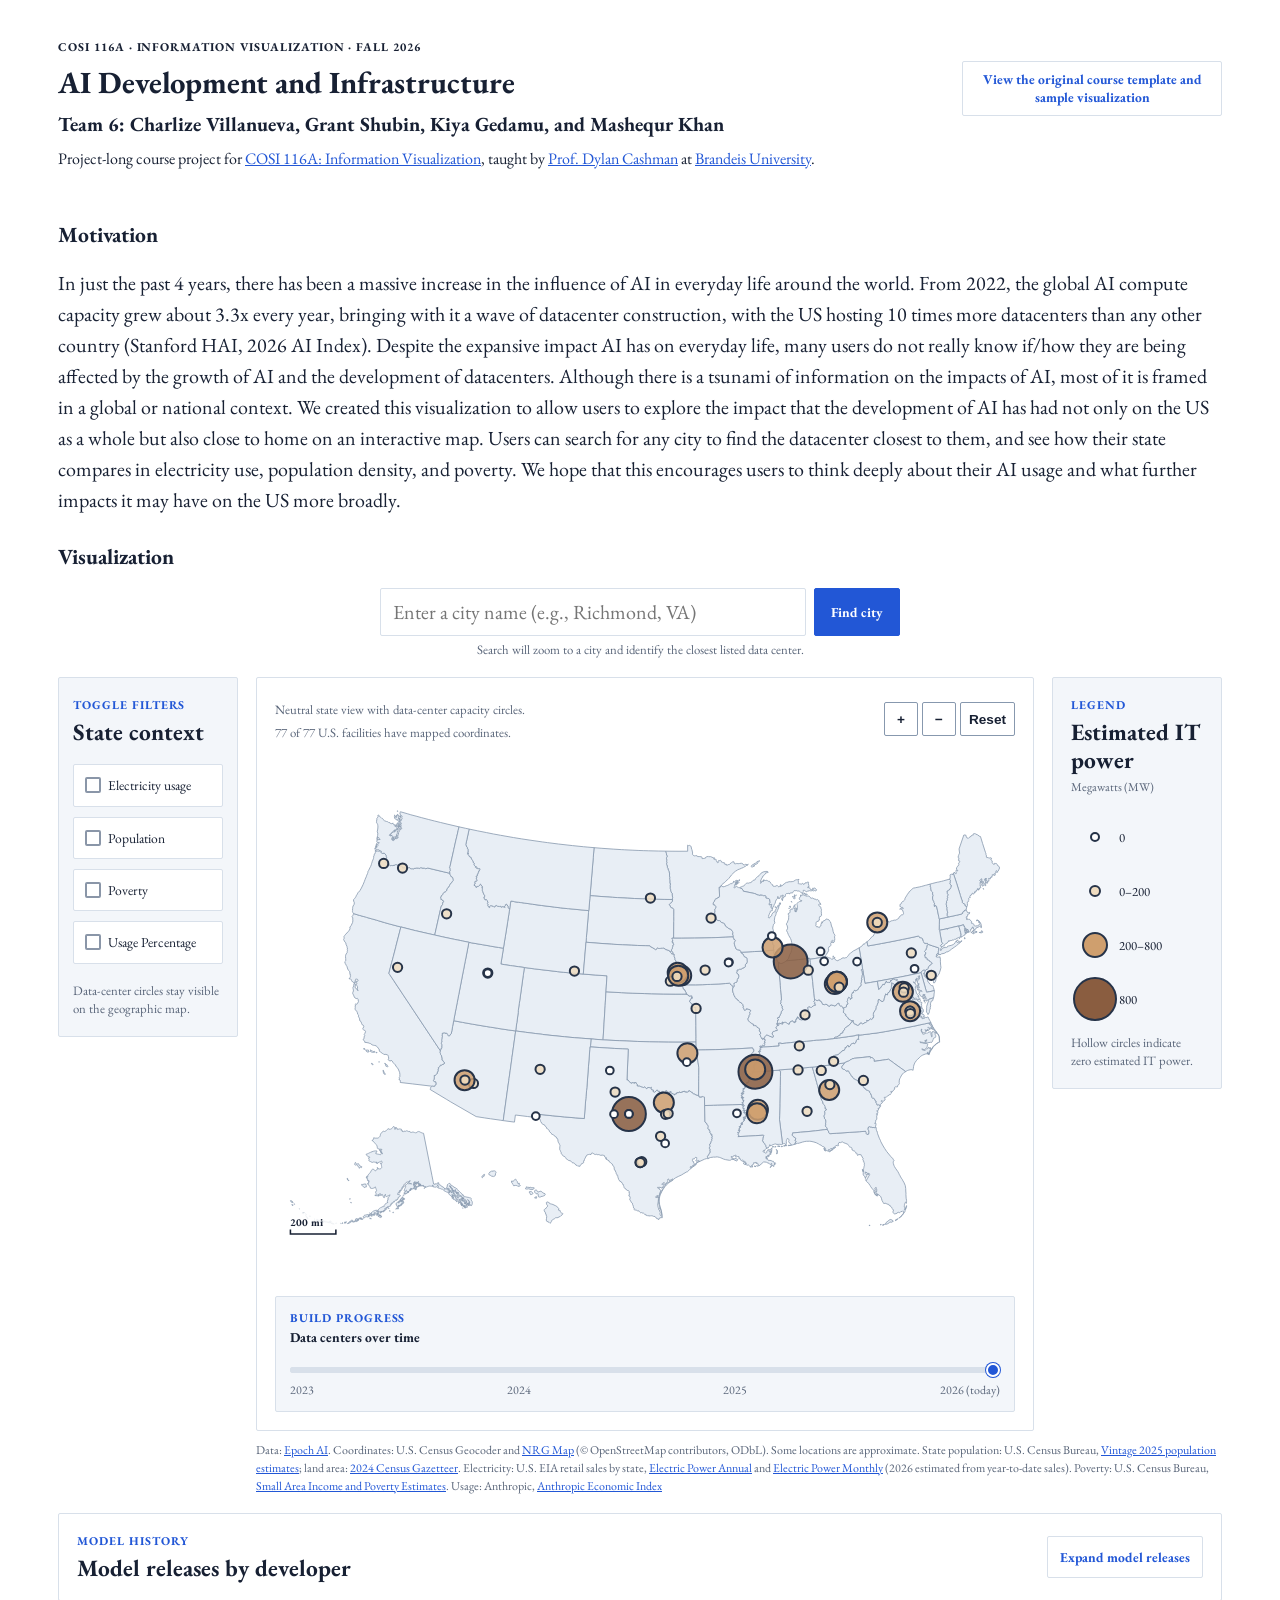
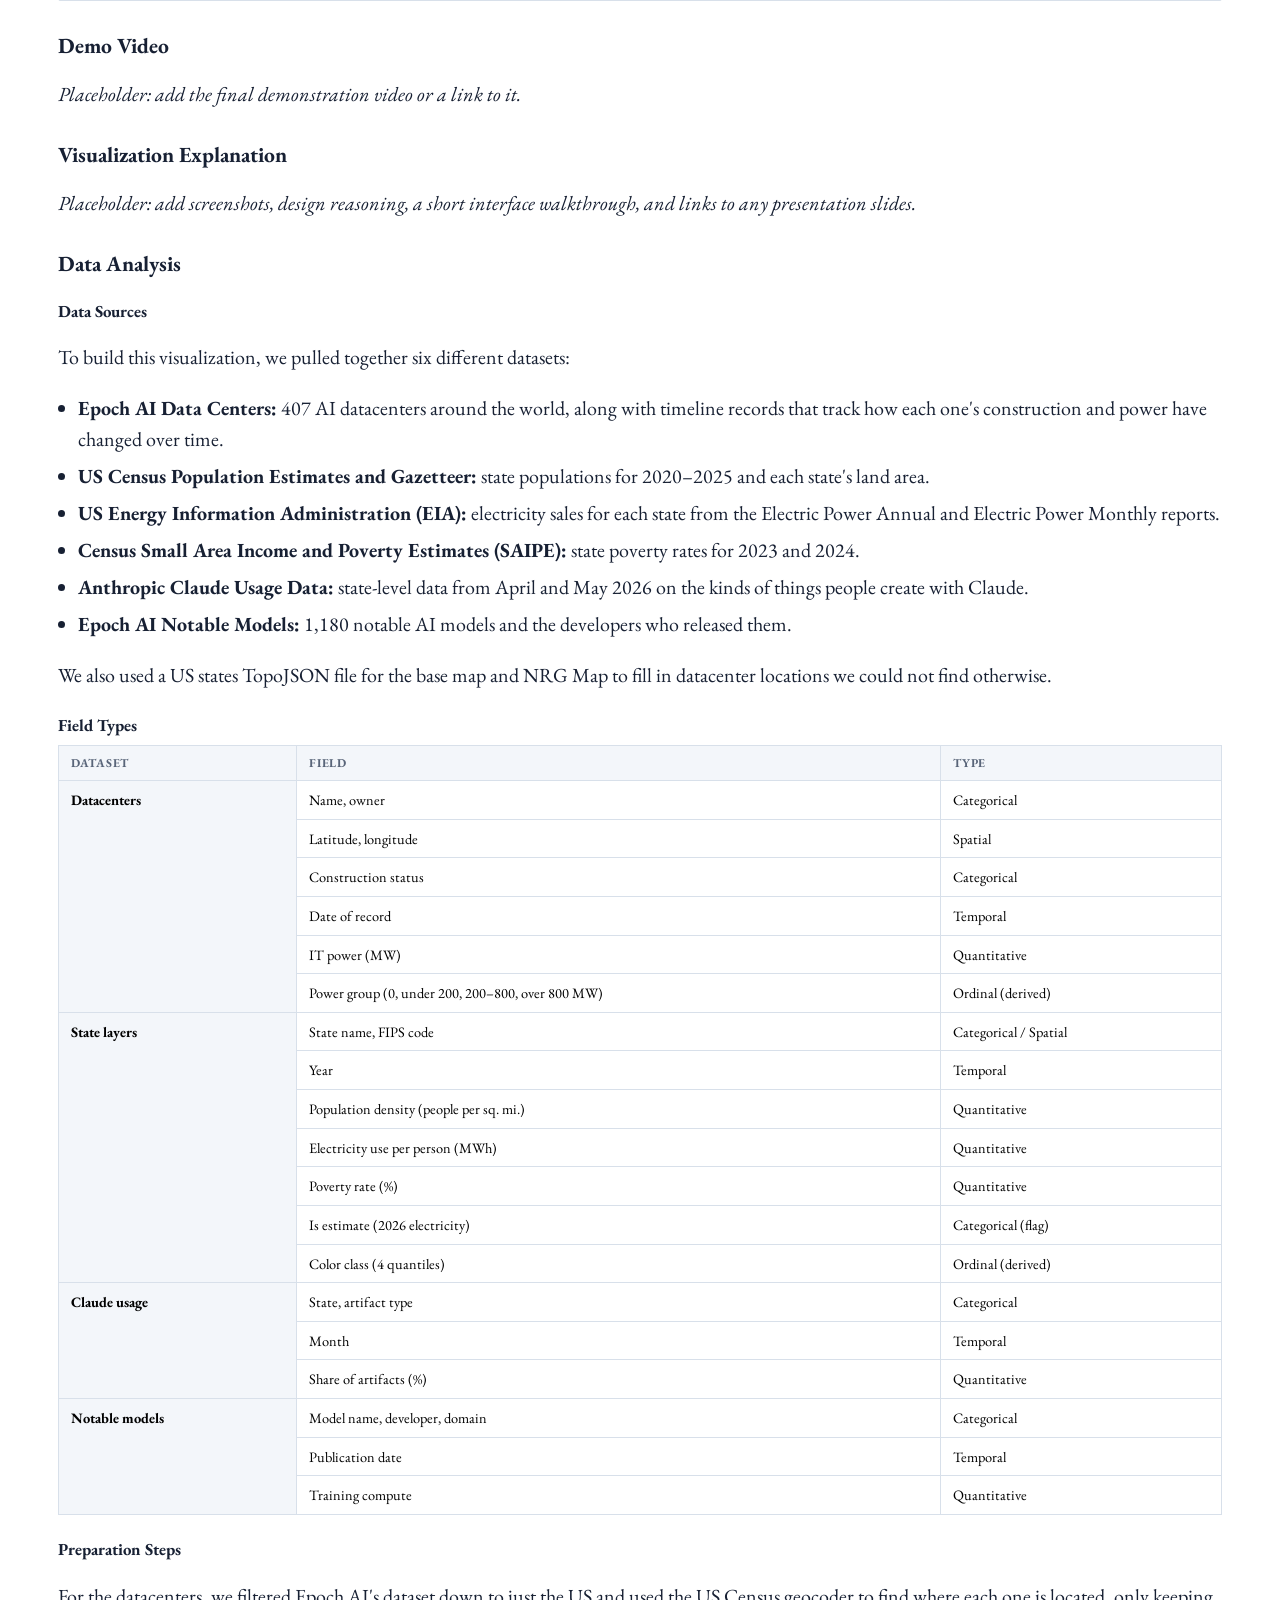
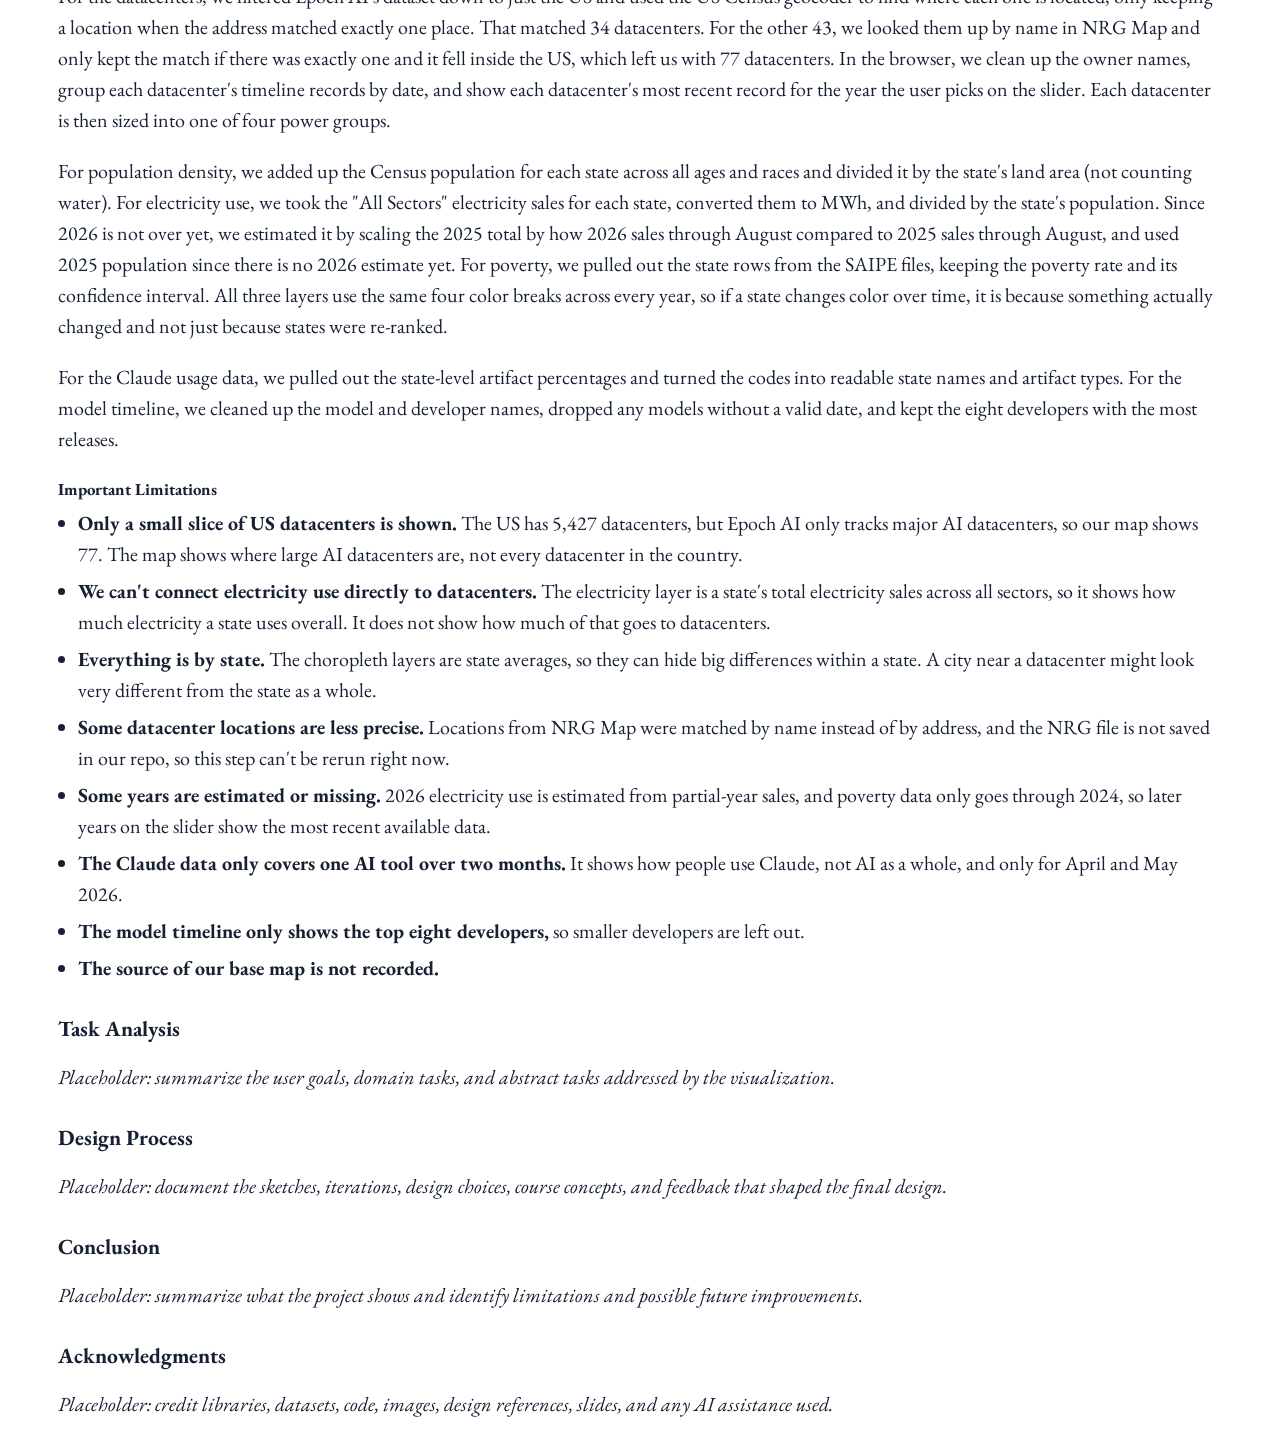
<file: index.html>
<!DOCTYPE html>
<html lang="en">
<head>
  <meta charset="utf-8">
  <meta name="viewport" content="width=device-width, initial-scale=1">
  <title>Team 6: AI Development and Infrastructure, COSI 116A F26</title>
  <link rel="stylesheet" href="style.css">
  <link rel="apple-touch-icon" sizes="180x180" href="favicons/apple-touch-icon.png">
  <link rel="icon" type="image/png" sizes="32x32" href="favicons/favicon-32x32.png">
  <link rel="icon" type="image/png" sizes="16x16" href="favicons/favicon-16x16.png">
  <link rel="manifest" href="favicons/site.webmanifest">
</head>

<!--Header -->
<body>
  <header class="project-header">
    <div class="project-header__content">
      <p class="project-eyebrow">COSI 116A · Information Visualization · Fall 2026</p>
      <h1>AI Development and Infrastructure</h1>
      <p class="project-team">Team 6: Charlize Villanueva, Grant Shubin, Kiya Gedamu, and Mashequr Khan</p>
      <p class="project-course-note">
        Project-long course project for
        <a href="https://www.brandeis.edu/registrar/bulletin/provisional/courses/subjects/7500.html" target="_blank" rel="noopener noreferrer">COSI 116A: Information Visualization</a>,
        taught by <a href="https://cs.brandeis.edu/~dylan/" target="_blank" rel="noopener noreferrer">Prof. Dylan Cashman</a>
        at <a href="https://cs.brandeis.edu/" target="_blank" rel="noopener noreferrer">Brandeis University</a>.
      </p>
      <a class="reference-link" href="references/">View the original course template and sample visualization</a>
    </div>
  </header>

  <!--Motivation -->
  <main>
    <section class="content-column project-writeup-section" aria-labelledby="motivation-heading">
      <h2 id="motivation-heading">Motivation</h2>
      <p>
        In just the past 4 years, there has been a massive increase in the influence of AI in everyday life around the world. 
        From 2022, the global AI compute capacity grew about 3.3x every year, bringing with it a wave of datacenter construction, 
        with the US hosting 10 times more datacenters than any other country (Stanford HAI, 2026 AI Index). 
        Despite the expansive impact AI has on everyday life, many users do not really know if/how they are being affected by the growth of AI and the development 
        of datacenters. Although there is a tsunami of information on the impacts of AI, most of it is framed in a global or national context. 
        We created this visualization to allow users to explore the impact that the development of AI has had not only on the US as a whole but 
        also close to home on an interactive map. Users can search for any city to find the datacenter closest to them, and see how their state compares in electricity use, 
        population density, and poverty. We hope that this encourages users to think deeply about their AI usage and what further impacts it may have on the US more broadly.
      </p>
    </section>

    <section id="dashboard" class="dashboard-shell" aria-label="Interactive visualization dashboard">
      <h2 class="dashboard-title">Visualization</h2>
      <div class="pa4-workspace">
        <form id="city-search" class="city-search" role="search">
          <label class="visually-hidden" for="city-query">Enter a city name</label>
          <div class="city-search__row">
            <div class="city-search__field">
              <input id="city-query" name="city" type="search" placeholder="Enter a city name (e.g., Richmond, VA)" autocomplete="off"
                role="combobox" aria-autocomplete="list" aria-controls="city-suggestions" aria-expanded="false">
              <ul id="city-suggestions" class="city-suggestions" role="listbox" aria-label="City suggestions" hidden></ul>
            </div>
            <button type="submit">Find city</button>
          </div>
          <p id="city-search-status" class="section-note" aria-live="polite">Search will zoom to a city and identify the closest listed data center.</p>
        </form>

        <aside class="filter-rail" aria-labelledby="controls-heading">
          <div>
            <p class="control-kicker">Toggle filters</p>
            <h3 id="controls-heading">State context</h3>
          </div>
          <div class="layer-controls" aria-label="State-level map layer">
            <button class="layer-button" type="button" data-layer="electricity" aria-pressed="false">Electricity usage</button>
            <button class="layer-button" type="button" data-layer="population" aria-pressed="false">Population</button>
            <button class="layer-button" type="button" data-layer="poverty" aria-pressed="false">Poverty</button>
            <button class="layer-button" type="button" data-layer="usage" aria-pressed="false">Usage Percentage</button>
          </div>
          <button id="compare-layers" class="secondary-button compare-layers-button" type="button"
            aria-pressed="false" aria-controls="small-multiples" hidden>Compare all four layers</button>
          <p class="filter-note">Data-center circles stay visible on the geographic map.</p>
        </aside>

        <div class="workspace-stage">
          <section id="geographic-view" aria-labelledby="map-heading">
            <div class="map-composition">
              <section class="view-panel map-panel" aria-labelledby="map-heading">
                <div class="view-panel__heading">
                  <div>
                    <h3 id="map-heading" class="visually-hidden">United States data-center map</h3>
                    <p id="map-summary" class="section-note">Neutral state view with data-center capacity circles.</p>
                    <p id="map-coverage" class="section-note">Loading mapped-facility coverage...</p>
                  </div>
                  <div id="map-zoom-controls"
                    class="map-zoom-controls"
                    role="group"
                    aria-label="Map zoom controls">
                  </div>
                </div>
                <div id="map-view" class="view-canvas map-canvas" aria-label="Interactive United States map"></div>
                <p id="usage-map-note" class="section-note" hidden>Percentages are averaged over usage data from April 2026 - May 2026.</p>
                <p id="tree-map-hint" class="section-note" hidden>Select a state to reveal a treemap of the top Claude topics.</p>
                <div class="map-timeline" aria-labelledby="data-center-timeline-heading">
                  <div class="map-timeline__heading">
                    <p class="control-kicker">Build progress</p>
                    <h3 id="data-center-timeline-heading">Data centers over time</h3>
                  </div>
                  <div id="timeline-view" class="timeline-view" aria-label="Data-center year slider"></div>
                </div>

                <section id="small-multiples" class="small-multiples-panel" aria-labelledby="small-multiples-heading" hidden>
                  <div class="view-panel__heading">
                    <div>
                      <p class="control-kicker">Compare layers</p>
                      <h3 id="small-multiples-heading">Population, electricity, and poverty side by side</h3>
                      <p class="section-note">Each map has its own color scale. Hover a state to highlight it on every map. The outlined map is the layer shown above.</p>
                    </div>
                  </div>
                  <div id="small-multiples-view" class="small-multiples-grid"></div>
                </section>
              </section>

              <aside class="legend-stack" aria-label="Map legends">
                <section class="view-panel capacity-legend" aria-labelledby="capacity-legend-heading">
                  <p class="control-kicker">Legend</p>
                  <h3 id="capacity-legend-heading">Estimated IT power</h3>
                  <p class="legend-unit">Megawatts (MW)</p>
                  <div class="size-key">
                    <span class="capacity-circle capacity-circle--zero"></span>
                    <span>0</span>
                  </div>
                  <div class="size-key">
                    <span class="capacity-circle capacity-circle--small"></span>
                    <span>0–200</span>
                  </div>
                  <div class="size-key">
                    <span class="capacity-circle capacity-circle--medium"></span>
                    <span>200–800</span>
                  </div>
                  <div class="size-key">
                    <span class="capacity-circle capacity-circle--large"></span>
                    <span>800</span>
                  </div>
                  <p class="legend-note">Hollow circles indicate zero estimated IT power.</p>
                </section>

                <section id="color-legend" class="view-panel color-legend" aria-labelledby="color-legend-heading" hidden>
                  <p class="control-kicker">Legend</p>
                  <h3 id="color-legend-heading">State color</h3>
                  <p id="color-legend-label" class="legend-unit"></p>
                  <div class="color-ramp" aria-hidden="true">
                    <span></span><span></span><span></span><span></span>
                  </div>
                  <div class="color-ramp-labels"><span>Lower</span><span>Higher</span></div>
                  <p id="color-legend-note" class="legend-note" hidden></p>
                </section>
              </aside>
            </div>

            <p class="map-source-note">
              Data:
              <a href="https://epoch.ai/data/ai-data-centers"
                target="_blank" rel="noopener noreferrer">Epoch AI</a>.
              Coordinates: U.S. Census Geocoder and
              <a href="https://app.nrgmap.com/about/data-licenses"
                target="_blank" rel="noopener noreferrer">NRG Map</a>
              (© OpenStreetMap contributors, ODbL).
              Some locations are approximate.
              State population: U.S. Census Bureau,
              <a href="https://www.census.gov/programs-surveys/popest.html"
                target="_blank" rel="noopener noreferrer">Vintage 2025 population estimates</a>;
              land area:
              <a href="https://www.census.gov/geographies/reference-files/time-series/geo/gazetteer-files.html"
                target="_blank" rel="noopener noreferrer">2024 Census Gazetteer</a>.
              Electricity: U.S. EIA retail sales by state,
              <a href="https://www.eia.gov/electricity/annual/"
                target="_blank" rel="noopener noreferrer">Electric Power Annual</a> and
              <a href="https://www.eia.gov/electricity/monthly/"
                target="_blank" rel="noopener noreferrer">Electric Power Monthly</a>
              (2026 estimated from year-to-date sales).
              Poverty: U.S. Census Bureau,
              <a href="https://www.census.gov/programs-surveys/saipe.html"
                target="_blank" rel="noopener noreferrer">Small Area Income and Poverty Estimates</a>.
              Usage: Anthropic,
              <a href= "https://www.anthropic.com/economic-index"
                target="_blank" rel="noopener noreferrer">Anthropic Economic Index</a>
            </p>

          </section>

        </div>

        <section id="treemap-section" class="view-panel treemap-section" aria-labelledby="treemap-section-heading" hidden>
          <div class="view-panel__heading">
            <div>
              <p class="control-kicker">Claude chat topics</p>
              <h3 id="treemap-section-heading">What topics were Claude chats about?</h3>
            </div>
            <button id="expand-treemap" class="secondary-button" type="button" aria-expanded="false" aria-controls="treemap-view">Expand topics treemap</button>
          </div>
          <div id="treemap-view" class="view-canvas treemap-canvas" aria-label="Treemap of Claude chat topics" hidden></div>
        </section>

        <section class="view-panel model-release-section" aria-labelledby="model-release-section-heading">
          <div class="view-panel__heading">
            <div>
              <p class="control-kicker">Model history</p>
              <h3 id="model-release-section-heading">Model releases by developer</h3>
            </div>
            <button id="expand-models" class="secondary-button" type="button" aria-expanded="false" aria-controls="model-release-panel">Expand model releases</button>
          </div>

          <section id="model-release-panel" class="expandable-panel" aria-labelledby="model-release-heading" hidden>
            <div class="view-panel__heading">
              <div>
                <h4 id="model-release-heading">Developer release lanes</h4>
                <p class="section-note">Developers will appear on separate rows with releases positioned over time.</p>
              </div>
              <div class="timeline-actions">
                <button id="model-history-toggle" class="secondary-button" type="button" aria-pressed="false">Show full history</button>
                <button id="expand-lines" class="secondary-button" type="button" aria-expanded="false" aria-controls="line-chart-panel">Show related trends</button>
              </div>
            </div>
            <div id="model-release-view" class="view-canvas view-canvas--short"></div>
            <div id="line-chart-panel" class="line-chart-grid" hidden>
              <div id="model-line-one" class="view-canvas view-canvas--detail"></div>
              <div id="model-line-two" class="view-canvas view-canvas--detail"></div>
            </div>
          </section>
        </section>
      </div>
    </section>

    <!-- Project writeup sections: placeholders to be replaced with the final report content. -->
    <!-- Demo Video -->
    <section class="content-column project-writeup-section" aria-labelledby="demo-video-heading">
      <h2 id="demo-video-heading">Demo Video</h2>
      <p><em>Placeholder: add the final demonstration video or a link to it.</em></p>
    </section>

    <!-- Visualization Explaination -->
    <section class="content-column project-writeup-section" aria-labelledby="visualization-explanation-heading">
      <h2 id="visualization-explanation-heading">Visualization Explanation</h2>
      <p><em>Placeholder: add screenshots, design reasoning, a short interface walkthrough, and links to any presentation slides.</em></p>
    </section>

    <!-- Data Analysis -->
    <section class="content-column project-writeup-section" aria-labelledby="data-analysis-heading">
      <h2 id="data-analysis-heading">Data Analysis</h2>

      <h3>Data Sources</h3>
      <p>To build this visualization, we pulled together six different datasets:</p>
      <ul>
        <li><strong>Epoch AI Data Centers:</strong> 407 AI datacenters around the world, along with timeline records that track how each one's construction and power have changed over time.</li>
        <li><strong>US Census Population Estimates and Gazetteer:</strong> state populations for 2020–2025 and each state's land area.</li>
        <li><strong>US Energy Information Administration (EIA):</strong> electricity sales for each state from the Electric Power Annual and Electric Power Monthly reports.</li>
        <li><strong>Census Small Area Income and Poverty Estimates (SAIPE):</strong> state poverty rates for 2023 and 2024.</li>
        <li><strong>Anthropic Claude Usage Data:</strong> state-level data from April and May 2026 on the kinds of things people create with Claude.</li>
        <li><strong>Epoch AI Notable Models:</strong> 1,180 notable AI models and the developers who released them.</li>
      </ul>
      <p>We also used a US states TopoJSON file for the base map and NRG Map to fill in datacenter locations we could not find otherwise.</p>

      <h3>Field Types</h3>
      <table>
        <thead>
          <tr><th>Dataset</th><th>Field</th><th>Type</th></tr>
        </thead>
        <tbody>
          <tr><td rowspan="6">Datacenters</td><td>Name, owner</td><td>Categorical</td></tr>
          <tr><td>Latitude, longitude</td><td>Spatial</td></tr>
          <tr><td>Construction status</td><td>Categorical</td></tr>
          <tr><td>Date of record</td><td>Temporal</td></tr>
          <tr><td>IT power (MW)</td><td>Quantitative</td></tr>
          <tr><td>Power group (0, under 200, 200–800, over 800 MW)</td><td>Ordinal (derived)</td></tr>
          <tr><td rowspan="7">State layers</td><td>State name, FIPS code</td><td>Categorical / Spatial</td></tr>
          <tr><td>Year</td><td>Temporal</td></tr>
          <tr><td>Population density (people per sq. mi.)</td><td>Quantitative</td></tr>
          <tr><td>Electricity use per person (MWh)</td><td>Quantitative</td></tr>
          <tr><td>Poverty rate (%)</td><td>Quantitative</td></tr>
          <tr><td>Is estimate (2026 electricity)</td><td>Categorical (flag)</td></tr>
          <tr><td>Color class (4 quantiles)</td><td>Ordinal (derived)</td></tr>
          <tr><td rowspan="3">Claude usage</td><td>State, artifact type</td><td>Categorical</td></tr>
          <tr><td>Month</td><td>Temporal</td></tr>
          <tr><td>Share of artifacts (%)</td><td>Quantitative</td></tr>
          <tr><td rowspan="3">Notable models</td><td>Model name, developer, domain</td><td>Categorical</td></tr>
          <tr><td>Publication date</td><td>Temporal</td></tr>
          <tr><td>Training compute</td><td>Quantitative</td></tr>
        </tbody>
      </table>

      <h3>Preparation Steps</h3>
      <p>For the datacenters, we filtered Epoch AI's dataset down to just the US and used the US Census geocoder to find where each one is located, only keeping a location when the address matched exactly one place. That matched 34 datacenters. For the other 43, we looked them up by name in NRG Map and only kept the match if there was exactly one and it fell inside the US, which left us with 77 datacenters. In the browser, we clean up the owner names, group each datacenter's timeline records by date, and show each datacenter's most recent record for the year the user picks on the slider. Each datacenter is then sized into one of four power groups.</p>
      <p>For population density, we added up the Census population for each state across all ages and races and divided it by the state's land area (not counting water). For electricity use, we took the "All Sectors" electricity sales for each state, converted them to MWh, and divided by the state's population. Since 2026 is not over yet, we estimated it by scaling the 2025 total by how 2026 sales through August compared to 2025 sales through August, and used 2025 population since there is no 2026 estimate yet. For poverty, we pulled out the state rows from the SAIPE files, keeping the poverty rate and its confidence interval. All three layers use the same four color breaks across every year, so if a state changes color over time, it is because something actually changed and not just because states were re-ranked.</p>
      <p>For the Claude usage data, we pulled out the state-level artifact percentages and turned the codes into readable state names and artifact types. For the model timeline, we cleaned up the model and developer names, dropped any models without a valid date, and kept the eight developers with the most releases.</p>

      <h3>Important Limitations</h3>
      <ul>
        <li><strong>Only a small slice of US datacenters is shown.</strong> The US has 5,427 datacenters, but Epoch AI only tracks major AI datacenters, so our map shows 77. The map shows where large AI datacenters are, not every datacenter in the country.</li>
        <li><strong>We can't connect electricity use directly to datacenters.</strong> The electricity layer is a state's total electricity sales across all sectors, so it shows how much electricity a state uses overall. It does not show how much of that goes to datacenters.</li>
        <li><strong>Everything is by state.</strong> The choropleth layers are state averages, so they can hide big differences within a state. A city near a datacenter might look very different from the state as a whole.</li>
        <li><strong>Some datacenter locations are less precise.</strong> Locations from NRG Map were matched by name instead of by address, and the NRG file is not saved in our repo, so this step can't be rerun right now.</li>
        <li><strong>Some years are estimated or missing.</strong> 2026 electricity use is estimated from partial-year sales, and poverty data only goes through 2024, so later years on the slider show the most recent available data.</li>
        <li><strong>The Claude data only covers one AI tool over two months.</strong> It shows how people use Claude, not AI as a whole, and only for April and May 2026.</li>
        <li><strong>The model timeline only shows the top eight developers,</strong> so smaller developers are left out.</li>
        <li><strong>The source of our base map is not recorded.</strong></li>
      </ul>
    </section>

    <!-- Task Analysis -->
    <section class="content-column project-writeup-section" aria-labelledby="task-analysis-heading">
      <h2 id="task-analysis-heading">Task Analysis</h2>
      <p><em>Placeholder: summarize the user goals, domain tasks, and abstract tasks addressed by the visualization.</em></p>
    </section>

    <!-- Design Process -->
    <section class="content-column project-writeup-section" aria-labelledby="design-process-heading">
      <h2 id="design-process-heading">Design Process</h2>
      <p><em>Placeholder: document the sketches, iterations, design choices, course concepts, and feedback that shaped the final design.</em></p>
    </section>


    <!-- Conclusion -->
    <section class="content-column project-writeup-section" aria-labelledby="conclusion-heading">
      <h2 id="conclusion-heading">Conclusion</h2>
      <p><em>Placeholder: summarize what the project shows and identify limitations and possible future improvements.</em></p>
    </section>

    <!-- Acknowledgements -->
    <section class="content-column project-writeup-section" aria-labelledby="acknowledgments-heading">
      <h2 id="acknowledgments-heading">Acknowledgments</h2>
      <p><em>Placeholder: credit libraries, datasets, code, images, design references, slides, and any AI assistance used.</em></p>
    </section>
  </main>

  <script src="lib/d3.v7/d3.v7.min.js"></script>
  <script src="lib/topojson-client.min.js"></script>
  <script src="js/app-state.js"></script>
  <script src="js/map-data.js"></script>
  <script src="js/map-zoom.js"></script>
  <script src="js/map-scale-bar.js"></script>
  <script src="js/map-tooltip.js"></script>
  <script src="js/map-choropleth.js"></script>
  <script src="js/map-small-multiples.js"></script>
  <script src="js/map-search.js"></script>
  <script src="js/map.js"></script>
  <script src="js/timeline.js"></script>
  <script src="js/details.js"></script>
  <script src="js/treemap.js"></script>
  <script src="js/city-search.js"></script>
  <script src="js/visualization.js"></script>
  
</body>
</html>
</file>
<file: style.css>
/* Modular stylesheet entry point. Import order preserves the original cascade. */
@import url("styles/core.css");
@import url("styles/project.css");
@import url("styles/dashboard.css");
@import url("styles/workspace.css");
@import url("styles/city-search.css");
@import url("styles/map-layout.css");
@import url("styles/timeline.css");
@import url("styles/claude.css");
@import url("styles/responsive.css");
@import url("styles/treemap.css");
@import url("styles/map.css");
@import url("styles/small-multiples.css");
</file>
